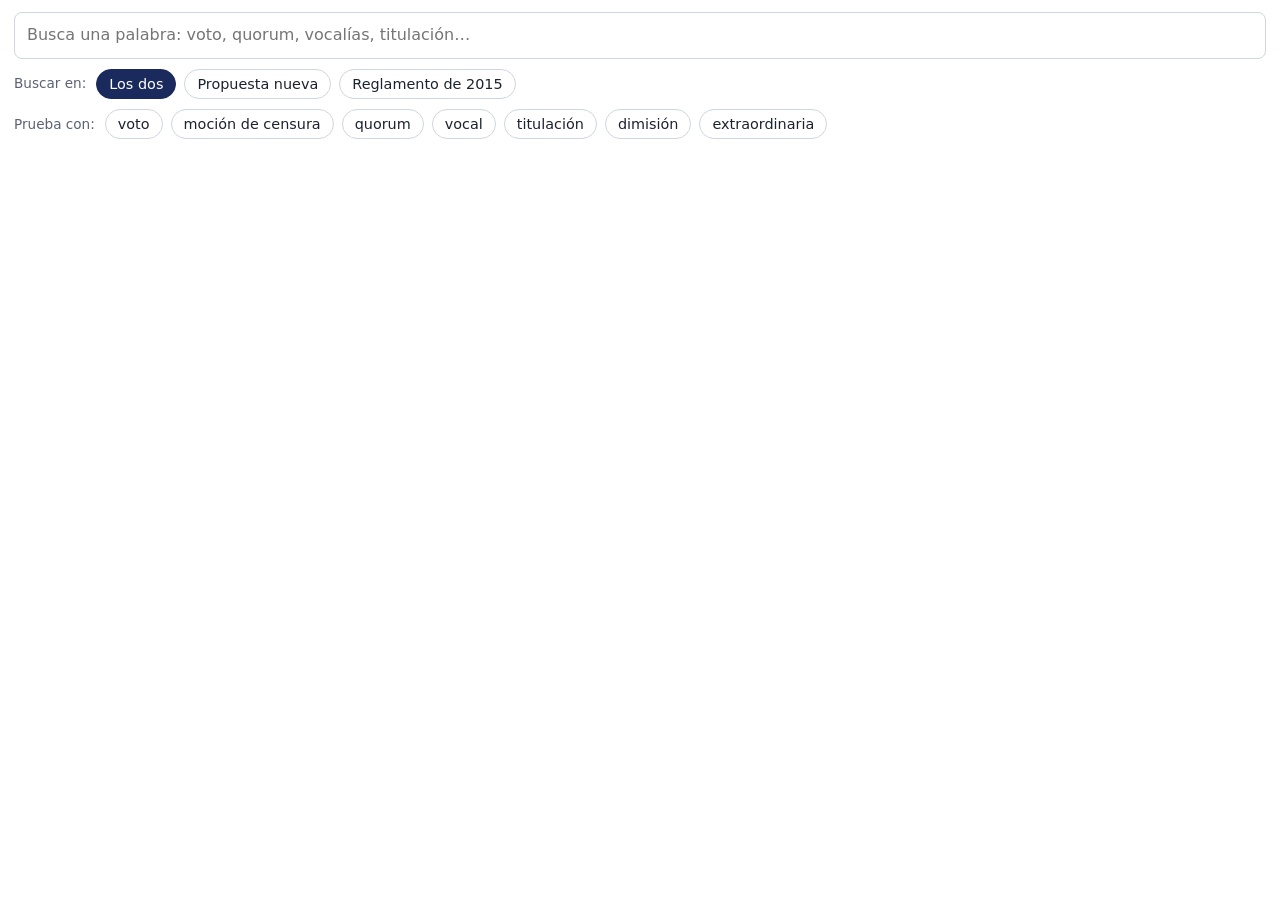
<file: buscar/index.html>
<!doctype html>
<html lang="es">
<head>
<meta charset="utf-8">
<meta name="viewport" content="width=device-width, initial-scale=1">
<title>Buscador del Reglamento · Consejo de Estudiantes de Ciencias</title>
<link rel="icon" type="image/x-icon" href="../favicon.ico">
<link rel="stylesheet" href="../estilo.css">
<style>
  body { background: var(--tarjeta); }
  .buscador { padding: 12px 14px; }
  .fila { display: flex; gap: 8px; flex-wrap: wrap; align-items: center; margin-top: 10px; }
  .fila .rotulo { font-size: .85rem; color: var(--suave); margin-right: 2px; }
  .estado { font-size: .85rem; color: var(--suave); margin: 10px 0 4px; min-height: 1.3em; }
  ol.resultados { list-style: none; margin: 0; padding: 0; }
  ol.resultados li { border-top: 1px solid var(--borde); }
  ol.resultados a { display: block; padding: 9px 4px; text-decoration: none; color: var(--texto); }
  ol.resultados a:hover { background: var(--fondo); }
  .cab { display: flex; gap: 8px; align-items: baseline; flex-wrap: wrap; }
  .ref { font-weight: 700; color: var(--azul); }
  .tit { color: var(--suave); font-size: .9rem; }
  .frag { margin: 3px 0 0; font-size: .93rem; }
</style>
</head>
<body>
<main class="buscador">
  <label for="q" class="visualmente-oculto">Buscar en el Reglamento</label>
  <input type="search" id="q" placeholder="Busca una palabra: voto, quorum, vocalías, titulación…" autocomplete="off" enterkeyhint="search">
  <div class="fila" id="ambito" hidden>
    <span class="rotulo">Buscar en:</span>
    <button type="button" class="chip" data-doc="ambos" aria-pressed="true">Los dos</button>
    <button type="button" class="chip" data-doc="nuevo" aria-pressed="false">Propuesta nueva</button>
    <button type="button" class="chip" data-doc="antiguo" aria-pressed="false">Reglamento de 2015</button>
  </div>
  <div class="fila" id="sugerencias">
    <span class="rotulo">Prueba con:</span>
  </div>
  <p class="estado" id="estado" aria-live="polite"></p>
  <ol class="resultados" id="resultados"></ol>
</main>
<script src="buscar.js"></script>
</body>
</html>
</file>
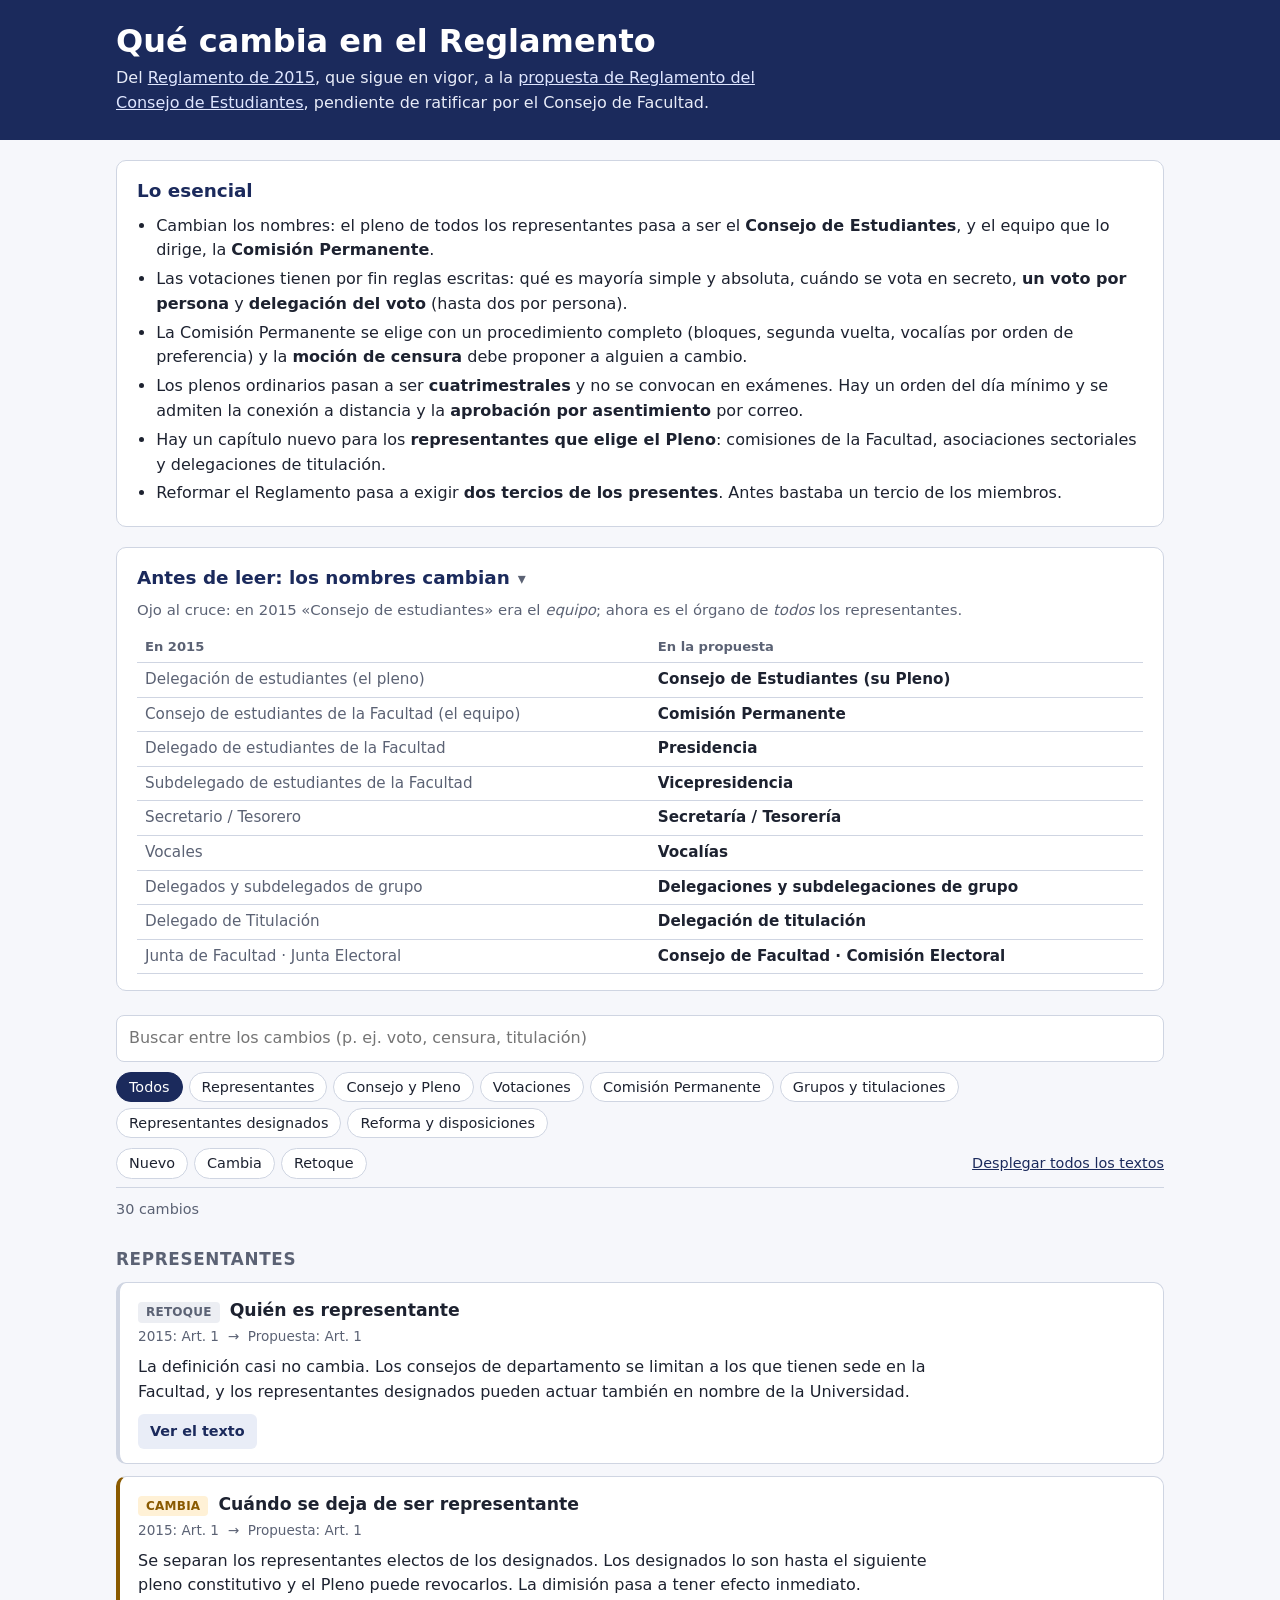
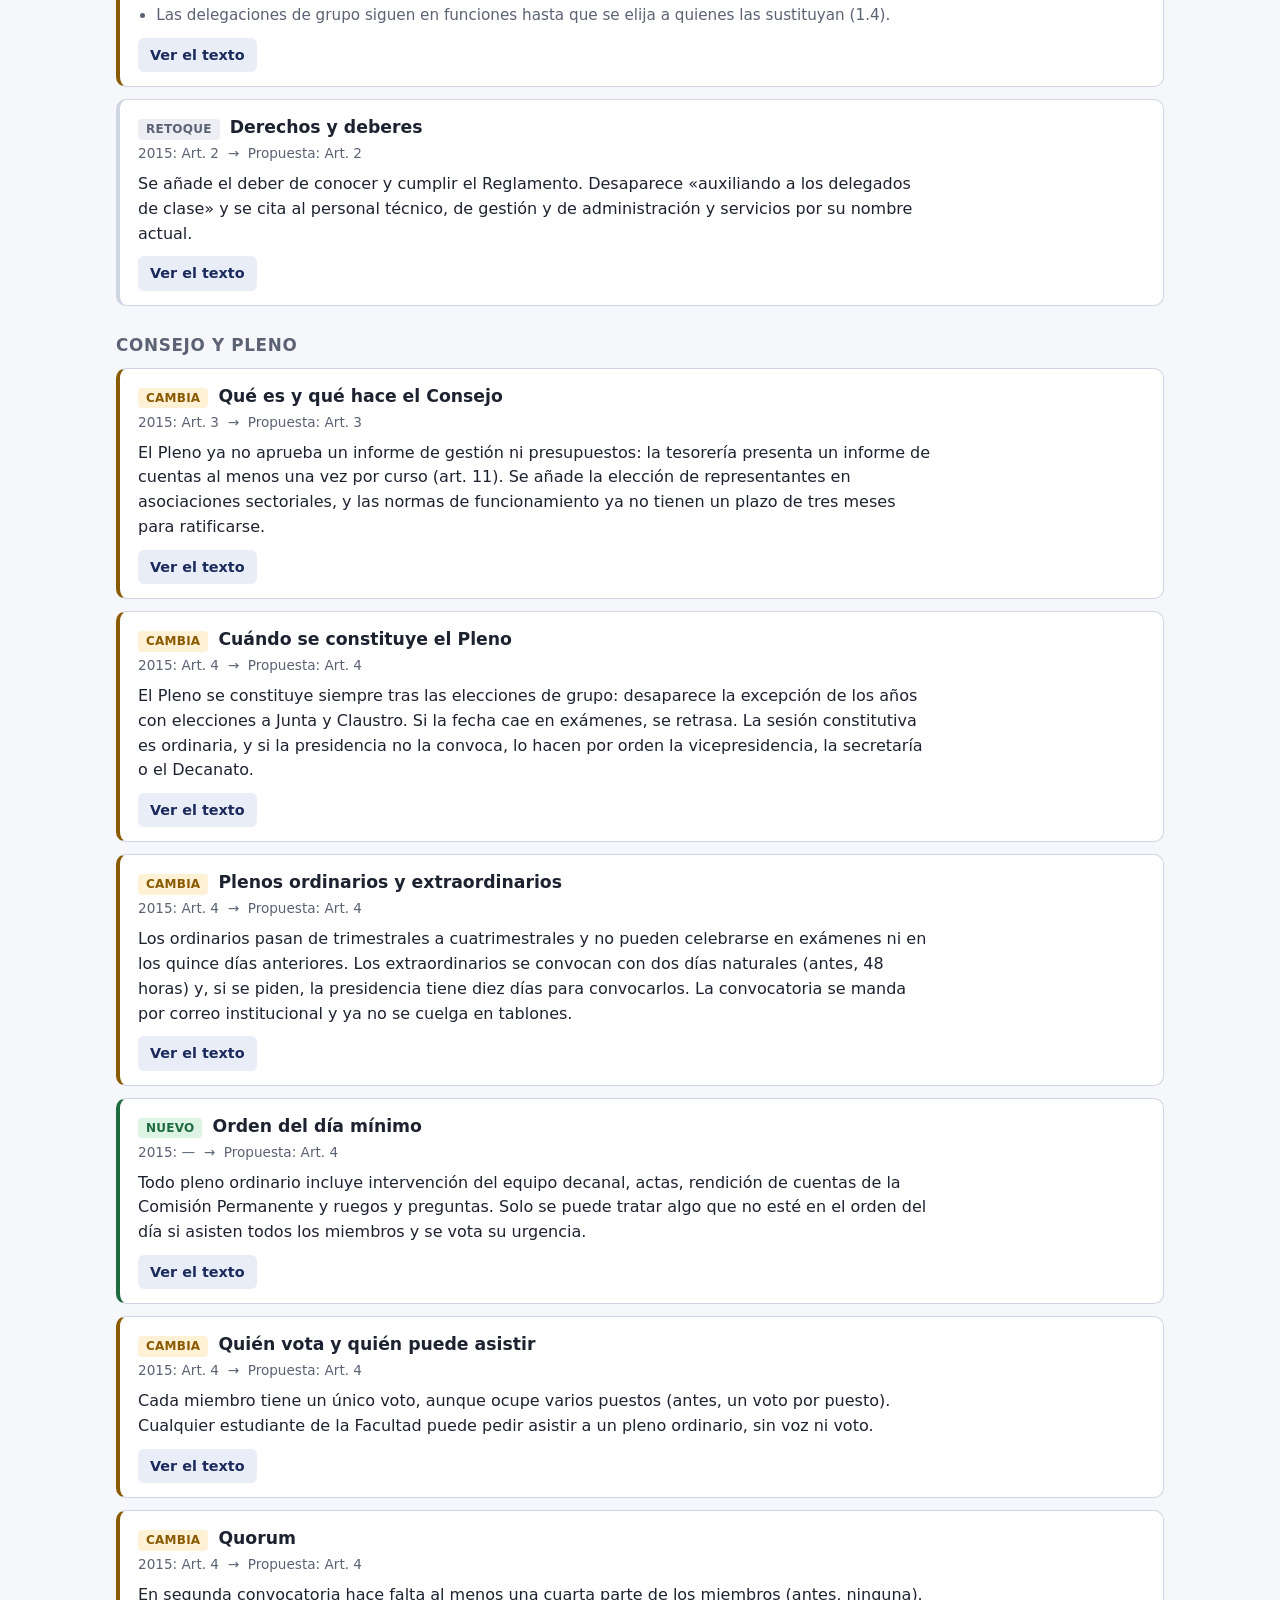
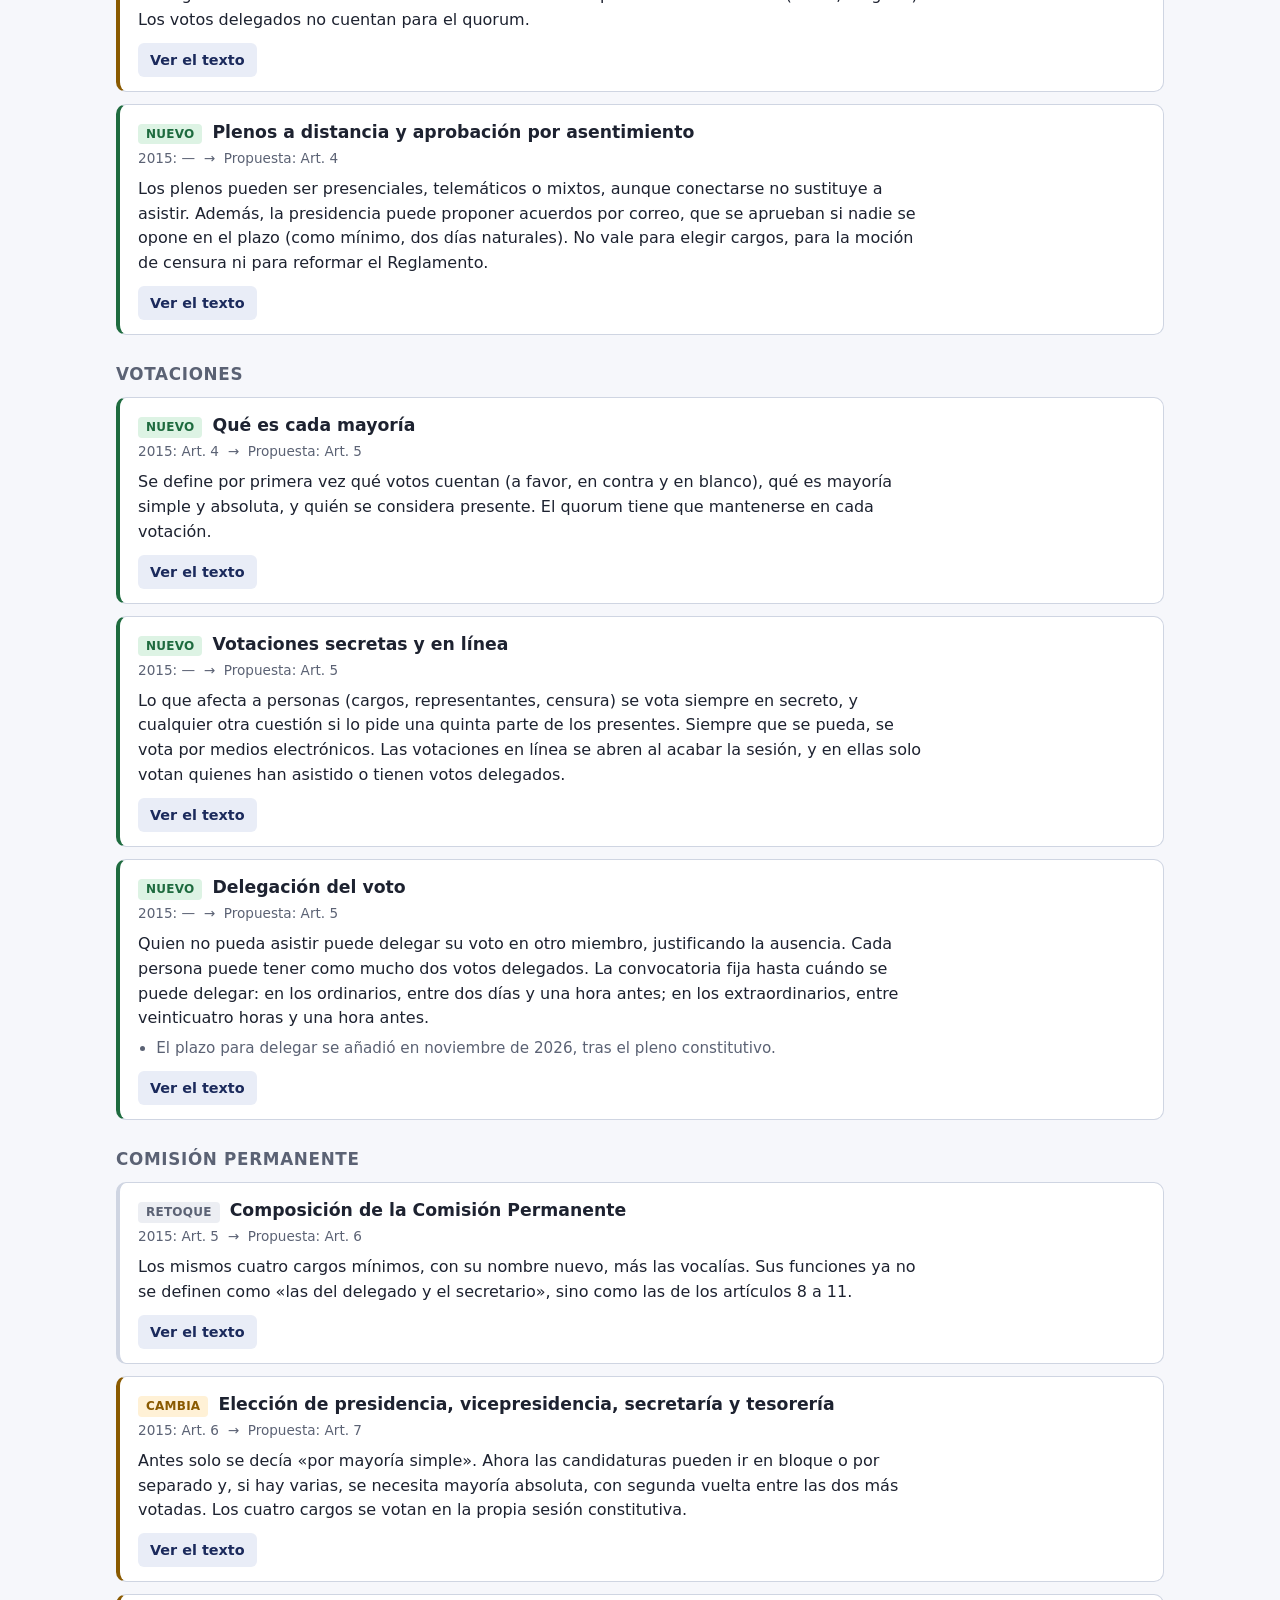
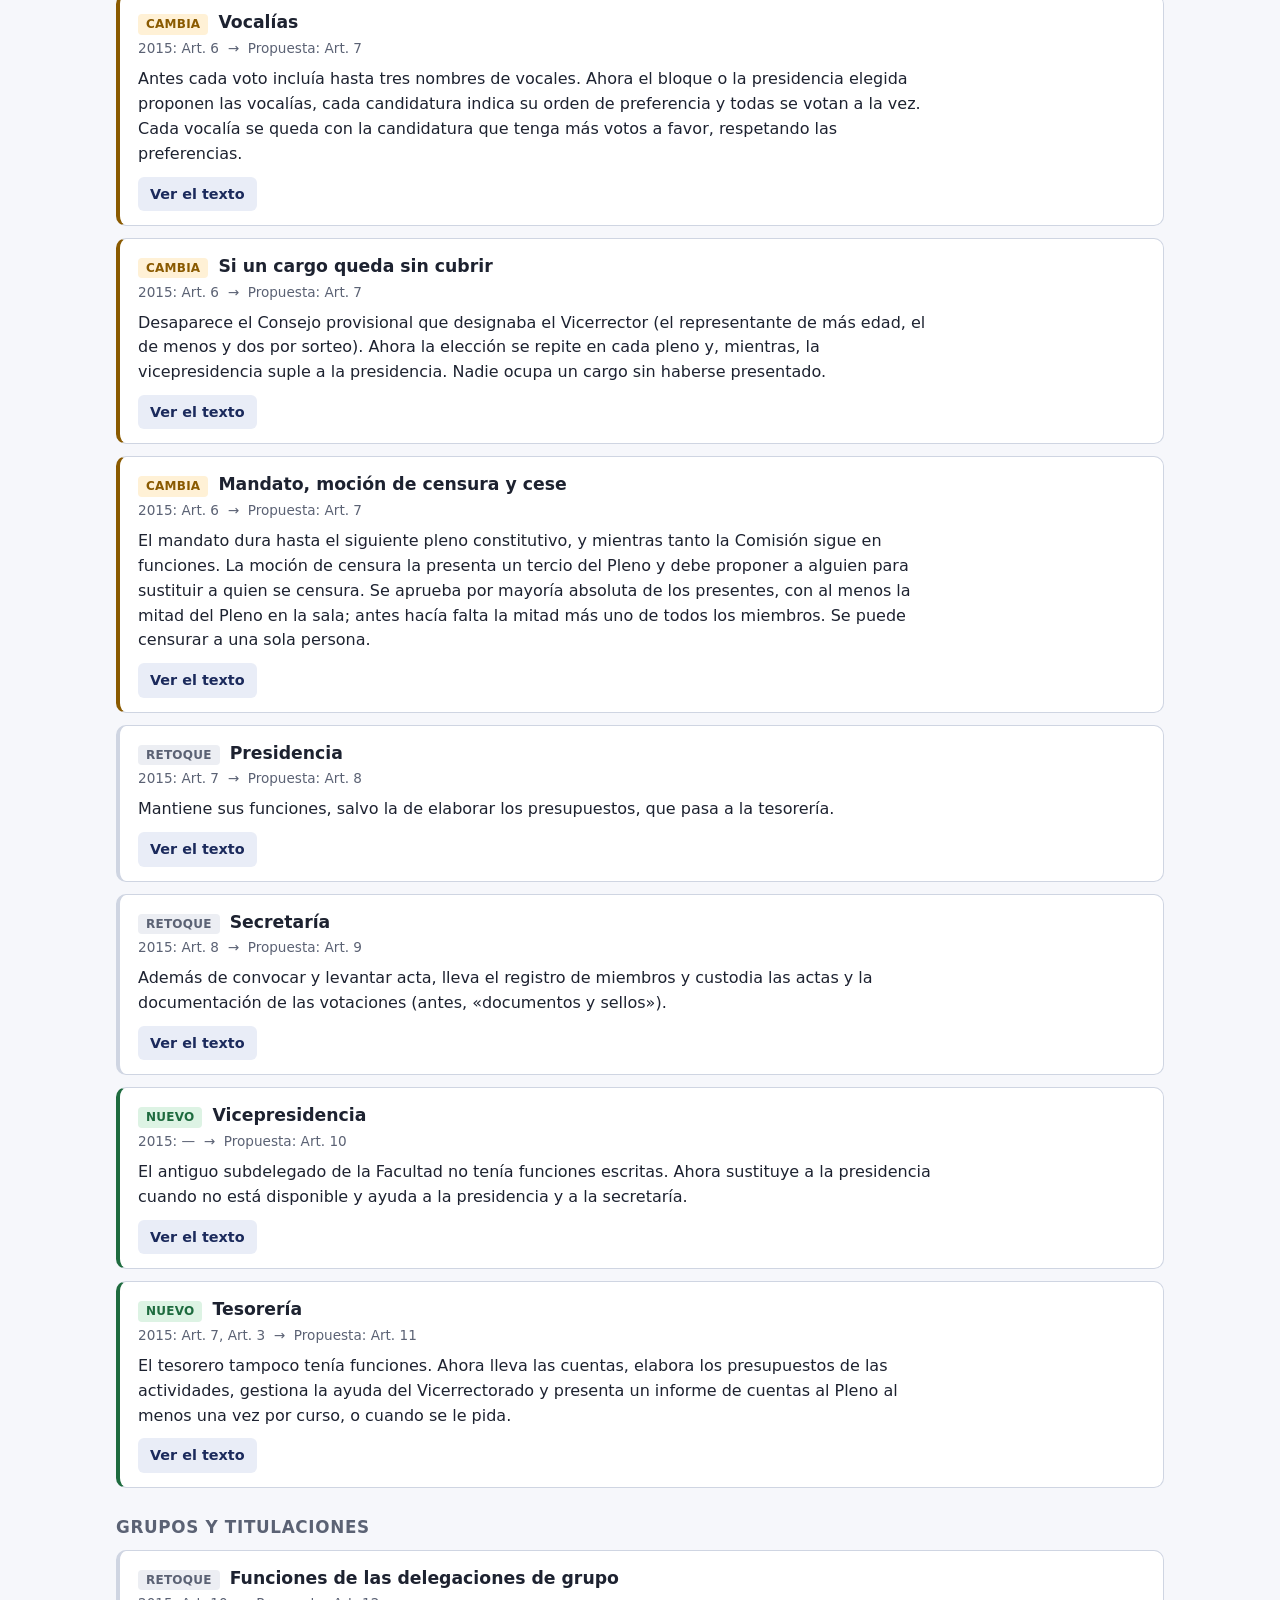
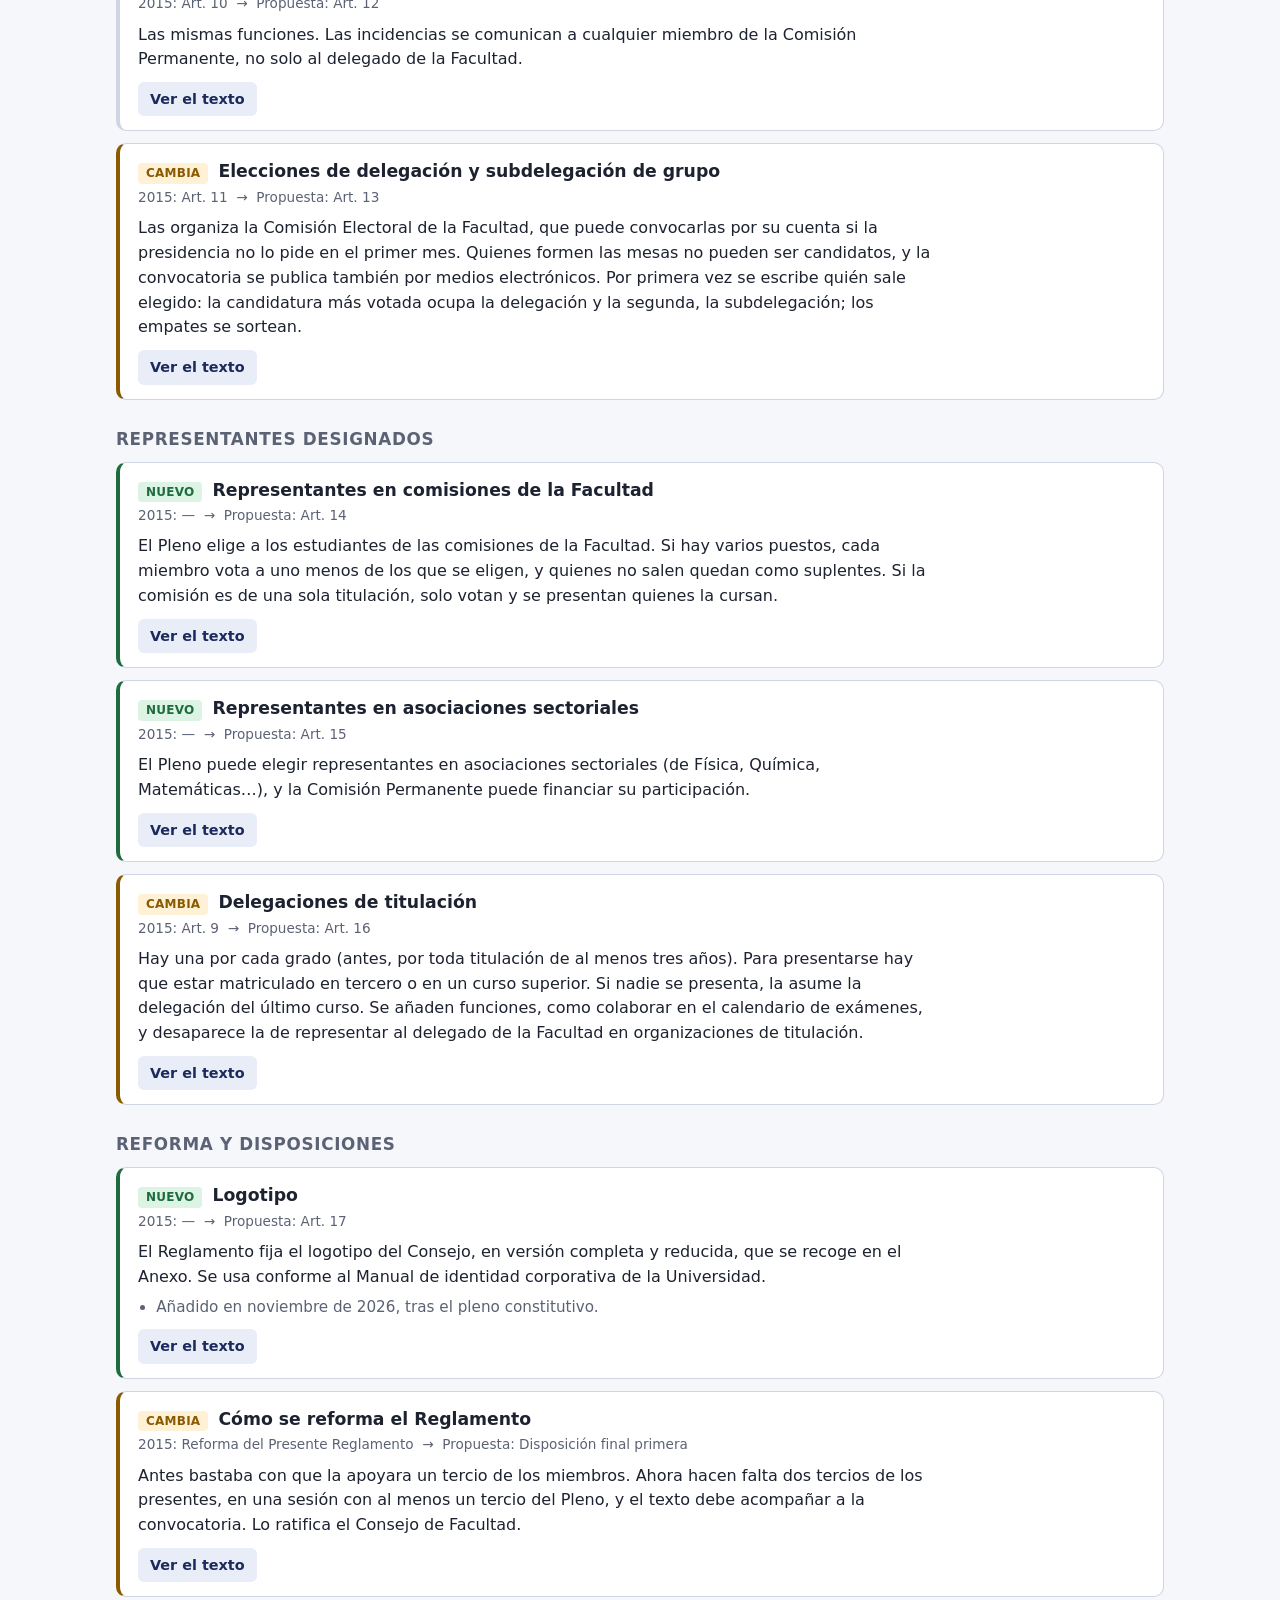
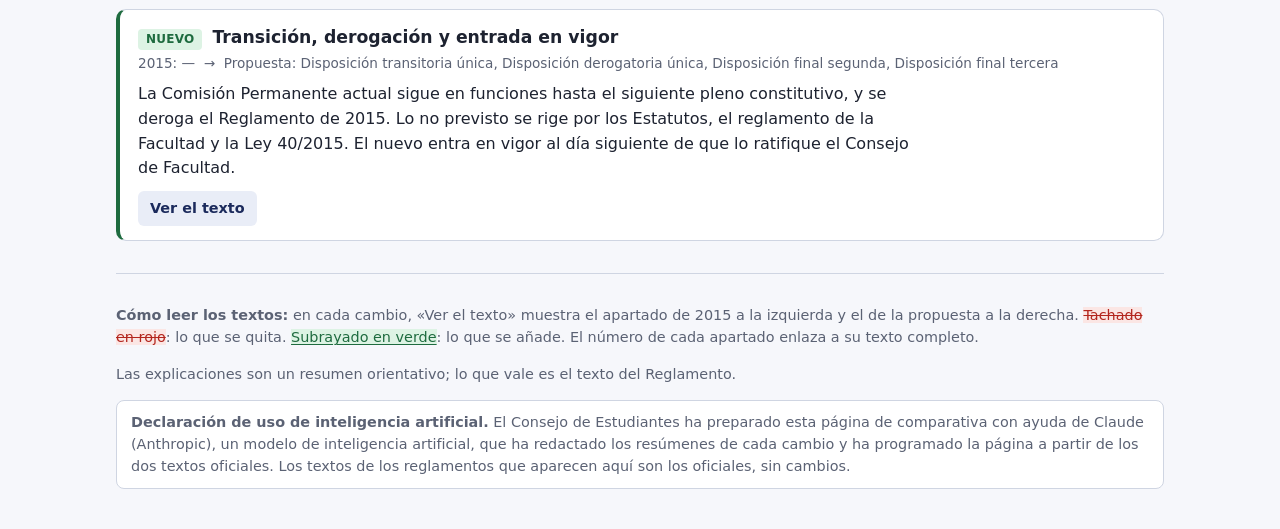
<file: comparador/index.html>
<!doctype html>
<html lang="es">
<head>
<meta charset="utf-8">
<meta name="viewport" content="width=device-width, initial-scale=1">
<title>Qué cambia en el Reglamento · Consejo de Estudiantes de Ciencias</title>
<meta name="description" content="Cambios entre el Reglamento de la Delegación de Alumnos de 2015 y la propuesta de Reglamento del Consejo de Estudiantes de la Facultad de Ciencias, tema a tema y con los dos textos lado a lado.">
<link rel="icon" type="image/x-icon" href="../favicon.ico">
<link rel="stylesheet" href="../estilo.css">
<link rel="stylesheet" href="comparador.css">
</head>
<body>
<header class="cabecera">
  <div class="envoltorio">
    <h1>Qué cambia en el Reglamento</h1>
    <p class="entradilla">Del <a id="l-antiguo" target="_top">Reglamento de 2015</a>, que sigue en vigor, a la
      <a id="l-nuevo" target="_top">propuesta de Reglamento del Consejo de Estudiantes</a>, pendiente de ratificar por el Consejo de Facultad.</p>
  </div>
</header>

<main class="envoltorio">
  <section class="bloque" aria-labelledby="t-esencial">
    <h2 id="t-esencial">Lo esencial</h2>
    <ul class="esencial" id="esencial"></ul>
  </section>

  <details class="bloque nombres" open>
    <summary><h2>Antes de leer: los nombres cambian</h2></summary>
    <p class="ayuda">Ojo al cruce: en 2015 «Consejo de estudiantes» era el <em>equipo</em>; ahora es el órgano de <em>todos</em> los representantes.</p>
    <table class="tabla-nombres">
      <thead><tr><th scope="col">En 2015</th><th scope="col">En la propuesta</th></tr></thead>
      <tbody id="nombres"></tbody>
    </table>
  </details>

  <div class="herramientas" id="herramientas">
    <label for="q" class="visualmente-oculto">Buscar entre los cambios</label>
    <input type="search" id="q" placeholder="Buscar entre los cambios (p. ej. voto, censura, titulación)" autocomplete="off">
    <div class="filtros" role="group" aria-label="Filtrar por tema" id="temas"></div>
    <div class="filtros secundarios">
      <div role="group" aria-label="Filtrar por tipo de cambio" id="tipos"></div>
      <button type="button" class="enlace" id="todo">Desplegar todos los textos</button>
    </div>
  </div>
  <p class="estado" id="estado" aria-live="polite"></p>

  <div id="fichas"></div>

  <footer class="pie">
    <p><strong>Cómo leer los textos:</strong> en cada cambio, «Ver el texto» muestra el apartado de 2015 a la izquierda y el de la propuesta a la derecha.
      <del class="d">Tachado en rojo</del>: lo que se quita. <ins class="i">Subrayado en verde</ins>: lo que se añade. El número de cada apartado enlaza a su texto completo.</p>
    <p>Las explicaciones son un resumen orientativo; lo que vale es el texto del Reglamento.</p>
    <p class="ia"><strong>Declaración de uso de inteligencia artificial.</strong> El Consejo de Estudiantes ha preparado esta página de comparativa con ayuda de Claude (Anthropic),
      un modelo de inteligencia artificial, que ha redactado los resúmenes de cada cambio y ha programado la página a partir de los dos textos oficiales.
      Los textos de los reglamentos que aparecen aquí son los oficiales, sin cambios.</p>
  </footer>
</main>
<script src="comparador.js"></script>
</body>
</html>
</file>
<file: estilo.css>
/* Estilo común del buscador y del comparador. Solo tema claro: se incrustan en cienzdel.unizar.es, que es claro. */
:root {
  --azul: #1b2a5c;
  --azul-claro: #e9edf7;
  --texto: #1d2230;
  --suave: #5b6274;
  --borde: #cfd5e2;
  --fondo: #f6f7fb;
  --tarjeta: #ffffff;
  --rojo: #b3261e;
  --rojo-fondo: #fbe6e4;
  --verde: #1e6b3f;
  --verde-fondo: #ddf3e4;
  --ambar: #8a5a00;
  --ambar-fondo: #fff1d6;
  --gris-fondo: #eceef3;
  color-scheme: light;
}
* { box-sizing: border-box; }
html { -webkit-text-size-adjust: 100%; }
body { margin: 0; font: 16px/1.55 system-ui, -apple-system, "Segoe UI", Roboto, sans-serif; color: var(--texto); background: var(--fondo); }
a { color: var(--azul); }
.envoltorio { max-width: 1080px; margin: 0 auto; padding: 0 16px; }
button { font: inherit; cursor: pointer; }
:focus-visible { outline: 3px solid color-mix(in srgb, var(--azul) 45%, transparent); outline-offset: 2px; }
mark { background: #ffe58a; color: inherit; padding: 0 1px; border-radius: 2px; }
.visualmente-oculto { position: absolute; width: 1px; height: 1px; overflow: hidden; clip: rect(0 0 0 0); white-space: nowrap; }

input[type="search"] {
  font: inherit; width: 100%; padding: 10px 12px; border: 1px solid var(--borde); border-radius: 8px;
  background: var(--tarjeta); color: var(--texto);
}
input[type="search"]:focus { border-color: var(--azul); }

.chip {
  border: 1px solid var(--borde); background: var(--tarjeta); color: var(--texto);
  border-radius: 999px; padding: 4px 12px; font-size: .9rem; line-height: 1.4;
}
.chip:hover { border-color: var(--azul); }
.chip[aria-pressed="true"] { background: var(--azul); border-color: var(--azul); color: #fff; }

.etiqueta { display: inline-block; font-size: .75rem; font-weight: 700; letter-spacing: .02em; text-transform: uppercase;
  padding: 1px 8px; border-radius: 4px; white-space: nowrap; }
.etiqueta.nuevo { background: var(--verde-fondo); color: var(--verde); }
.etiqueta.cambia { background: var(--ambar-fondo); color: var(--ambar); }
.etiqueta.retoque { background: var(--gris-fondo); color: var(--suave); }
.etiqueta.doc-nuevo { background: var(--azul-claro); color: var(--azul); }
.etiqueta.doc-antiguo { background: var(--gris-fondo); color: var(--suave); }
[hidden] { display: none !important; }
</file>
<file: comparador/comparador.css>
.cabecera { background: var(--azul); color: #fff; padding: 22px 0 24px; }
.cabecera h1 { margin: 0 0 6px; font-size: clamp(1.5rem, 4vw, 2rem); line-height: 1.2; }
.cabecera a { color: #dfe6ff; }
.entradilla { margin: 0; max-width: 68ch; color: #e8ecf8; }

.bloque { background: var(--tarjeta); border: 1px solid var(--borde); border-radius: 10px; padding: 16px 20px; margin: 20px 0; }
.bloque h2 { font-size: 1.15rem; margin: 0 0 8px; color: var(--azul); }
.esencial { margin: 0; padding-left: 1.2em; }
.esencial li { margin: 4px 0; }
.nombres summary { cursor: pointer; list-style: none; }
.nombres summary::-webkit-details-marker { display: none; }
.nombres summary h2 { display: inline; }
.nombres summary::after { content: "▾"; color: var(--suave); margin-left: 8px; }
.nombres:not([open]) summary::after { content: "▸"; }
.ayuda { color: var(--suave); font-size: .93rem; margin: 6px 0 10px; }
.tabla-nombres { border-collapse: collapse; width: 100%; font-size: .95rem; }
.tabla-nombres th, .tabla-nombres td { text-align: left; padding: 5px 8px; border-bottom: 1px solid var(--borde); vertical-align: top; }
.tabla-nombres th { font-size: .82rem; color: var(--suave); font-weight: 600; }
.tabla-nombres td:first-child { color: var(--suave); }
.tabla-nombres td:last-child { font-weight: 600; }

.herramientas { padding: 4px 0 8px; border-bottom: 1px solid var(--borde); }
.reescrito { margin: 10px 0 0; font-size: .82rem; color: var(--suave); font-style: italic; }
.filtros { display: flex; flex-wrap: wrap; gap: 6px; margin-top: 10px; }
.filtros.secundarios { justify-content: space-between; align-items: center; gap: 10px; }
.filtros.secundarios > div { display: flex; flex-wrap: wrap; gap: 6px; }
.chip.t-nuevo[aria-pressed="true"] { background: var(--verde); border-color: var(--verde); }
.chip.t-cambia[aria-pressed="true"] { background: var(--ambar); border-color: var(--ambar); }
.chip.t-retoque[aria-pressed="true"] { background: var(--suave); border-color: var(--suave); }
.enlace { background: none; border: 0; color: var(--azul); text-decoration: underline; padding: 4px 0; font-size: .9rem; }
.estado { color: var(--suave); font-size: .9rem; margin: 10px 0 0; }

.tema { margin: 26px 0 0; }
.tema > h2 { font-size: 1.05rem; text-transform: uppercase; letter-spacing: .04em; color: var(--suave); margin: 0 0 10px; }
.ficha { background: var(--tarjeta); border: 1px solid var(--borde); border-radius: 10px; padding: 14px 18px; margin: 0 0 12px; }
.ficha.nuevo { border-left: 4px solid var(--verde); }
.ficha.cambia { border-left: 4px solid var(--ambar); }
.ficha.retoque { border-left: 4px solid var(--borde); }
.ficha h3 { margin: 0; font-size: 1.08rem; display: flex; gap: 10px; align-items: baseline; flex-wrap: wrap; }
.ficha .donde { font-size: .85rem; color: var(--suave); margin: 2px 0 0; }
.ficha .resumen { margin: 8px 0 0; max-width: 78ch; }
.ficha ul.puntos { margin: 6px 0 0; padding-left: 1.2em; color: var(--suave); font-size: .95rem; }
.ver { margin-top: 10px; background: var(--azul-claro); color: var(--azul); border: 0; border-radius: 6px; padding: 6px 12px; font-size: .9rem; font-weight: 600; }
.ver[aria-expanded="true"] { background: var(--azul); color: #fff; }

.textos { margin-top: 12px; border-top: 1px solid var(--borde); }
.textos-cab, .par { display: grid; grid-template-columns: 1fr 1fr; gap: 0 20px; }
.textos-cab { font-size: .8rem; font-weight: 700; text-transform: uppercase; letter-spacing: .03em; color: var(--suave); padding: 8px 0 2px; }
.par { border-bottom: 1px dashed var(--borde); padding: 8px 0; font-size: .93rem; }
.par:last-child { border-bottom: 0; }
.celda .rot { display: none; }
.celda .ref { font-size: .8rem; font-weight: 700; }
.celda p { margin: 2px 0; }
.celda .vacia { color: var(--suave); font-style: italic; }
.n2 { margin-left: 1.4em !important; }
.n3 { margin-left: 2.8em !important; }
del.d { color: var(--rojo); background: var(--rojo-fondo); text-decoration: line-through; text-decoration-thickness: 1px; }
ins.i { color: var(--verde); background: var(--verde-fondo); text-decoration: underline; text-decoration-thickness: 1px; text-underline-offset: 2px; }
.celda.solo-nuevo ins.i, .celda.solo-antiguo del.d { background: none; text-decoration: none; color: inherit; }

.pie { margin: 32px 0 40px; padding-top: 16px; border-top: 1px solid var(--borde); font-size: .9rem; color: var(--suave); }
.pie .ia { background: var(--tarjeta); border: 1px solid var(--borde); border-radius: 8px; padding: 10px 14px; }

@media (max-width: 720px) {
  .textos-cab { display: none; }
  .par { grid-template-columns: 1fr; gap: 6px; }
  .celda .rot { display: inline-block; font-size: .72rem; font-weight: 700; text-transform: uppercase; color: var(--suave); margin-right: 6px; }
  .ficha { padding: 12px 14px; }
}
</file>
